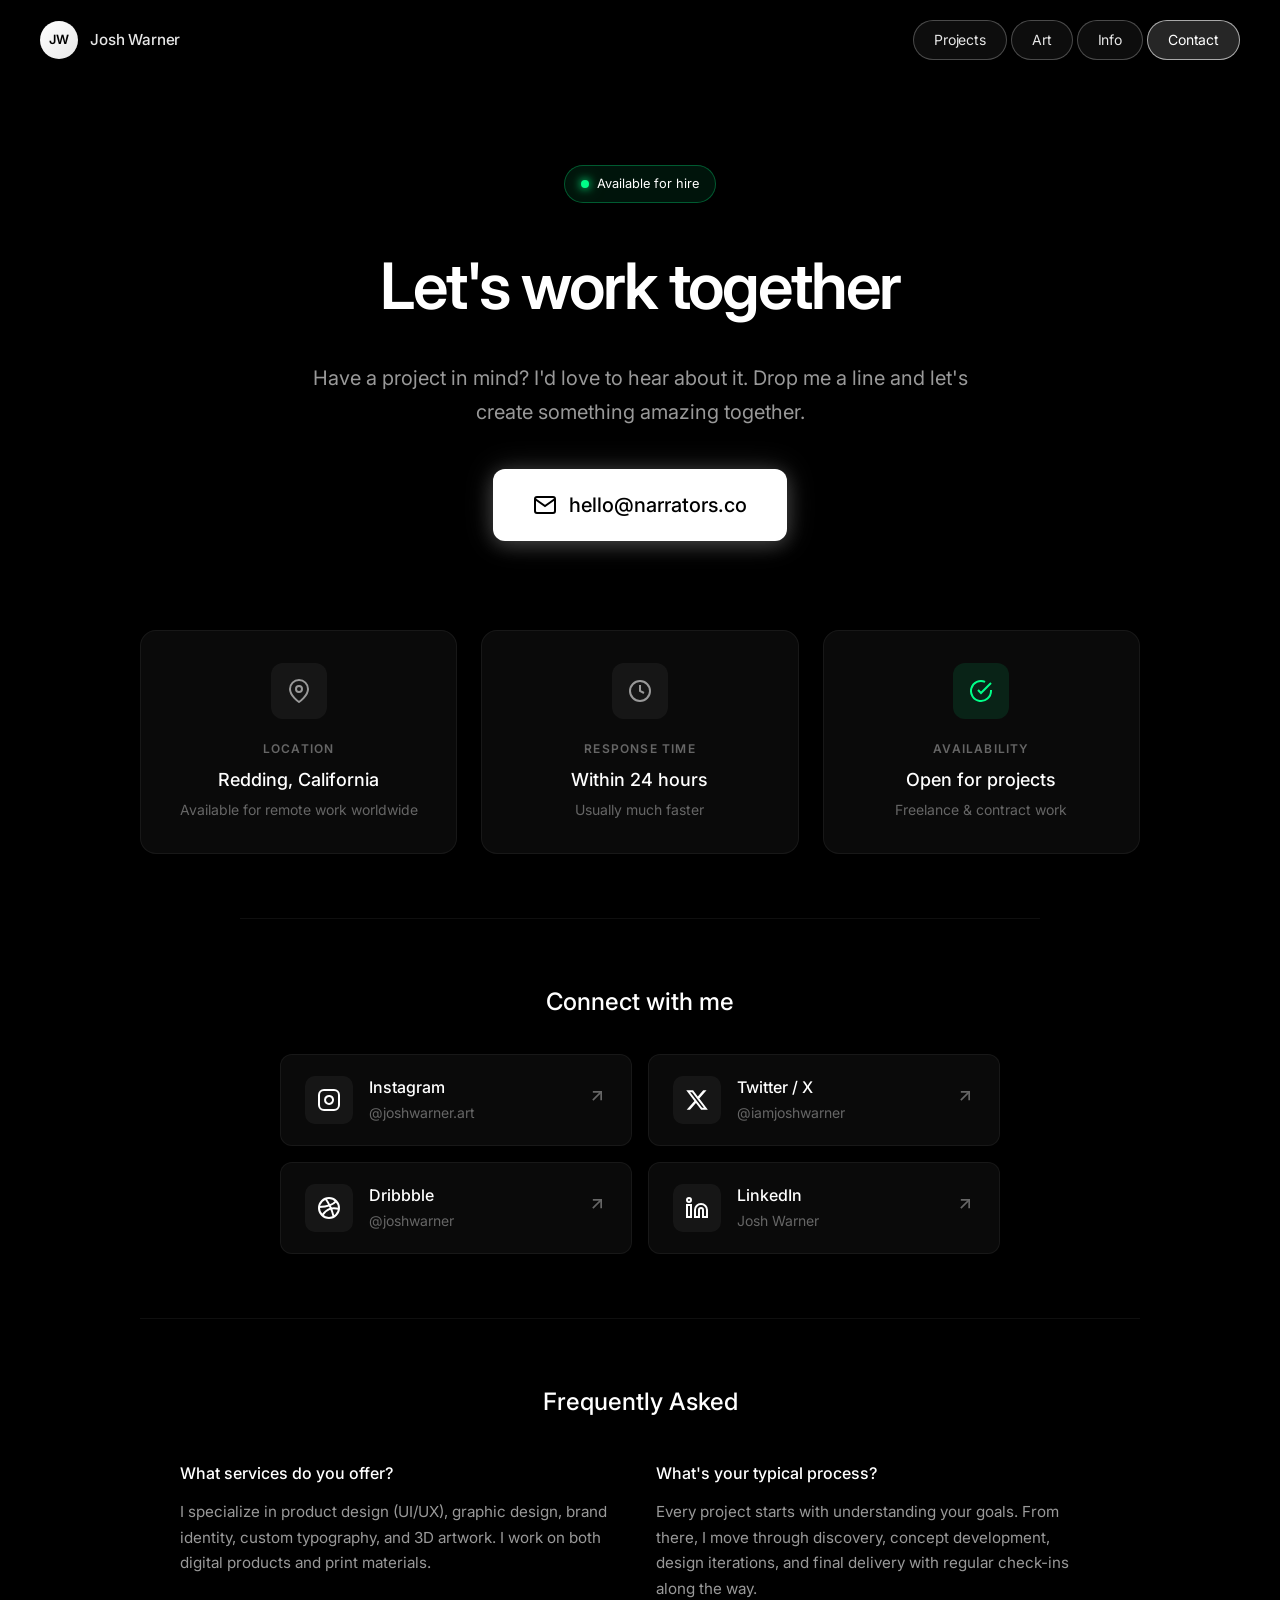
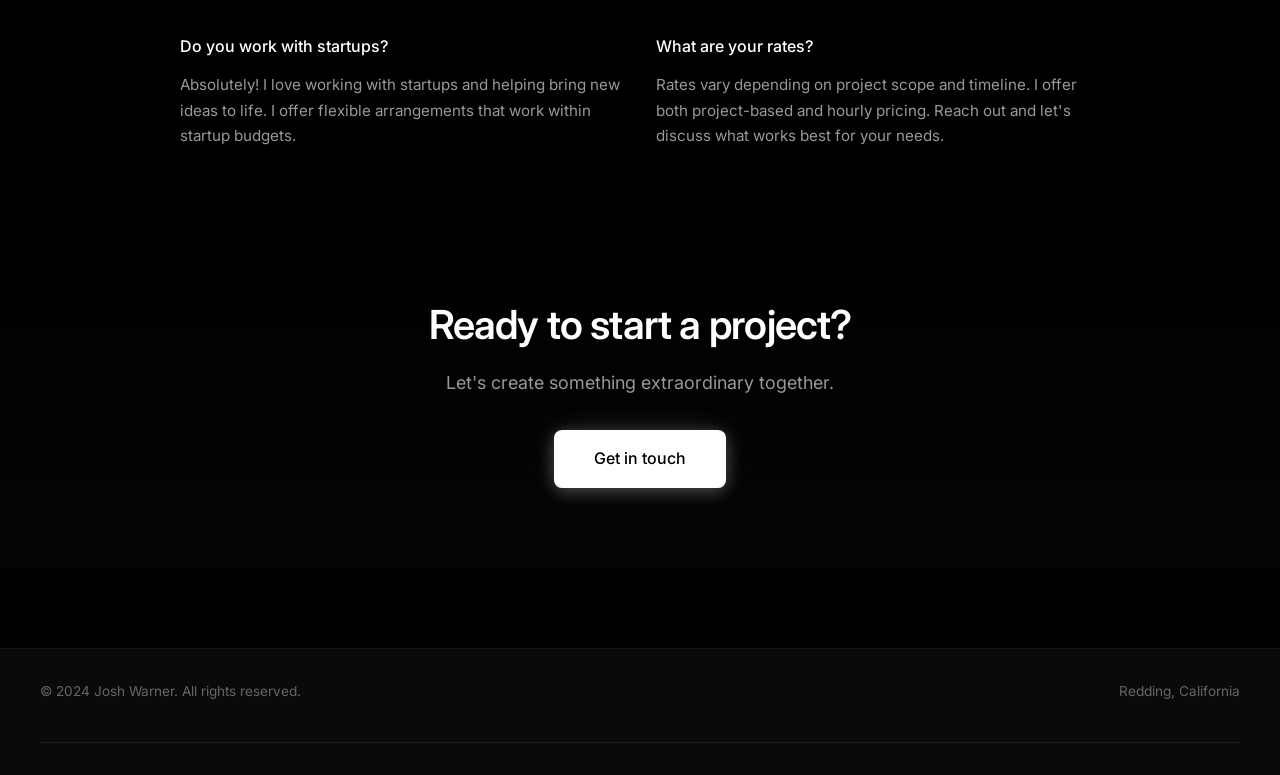
<file: contact.html>
<!DOCTYPE html>
<html lang="en">
<head>
    <meta charset="UTF-8">
    <meta name="viewport" content="width=device-width, initial-scale=1.0">
    <title>Contact - Josh Warner</title>
    <link href="https://fonts.googleapis.com/css2?family=Inter:wght@300;400;500;600;700&family=Playfair+Display:ital,wght@0,400;0,600;0,700;1,400&display=swap" rel="stylesheet">
    <link rel="stylesheet" href="css/style.css">
    <link rel="stylesheet" href="css/contact.css">
</head>
<body class="contact-page">
    <!-- Header Navigation -->
    <header>
        <div class="logo">
            <div class="logo-circle">JW</div>
            <span>Josh Warner</span>
        </div>
        <nav>
            <a href="index.html">Projects</a>
            <a href="art.html">Art</a>
            <a href="info.html">Info</a>
            <a href="contact.html" class="active">Contact</a>
        </nav>
    </header>

    <!-- Contact Hero -->
    <section class="contact-hero">
        <div class="contact-content">
            <div class="status-badge">
                <span class="status-dot"></span>
                Available for hire
            </div>

            <h1 class="contact-title">Let's work together</h1>
            <p class="contact-subtitle">
                Have a project in mind? I'd love to hear about it. Drop me a line and let's create something amazing together.
            </p>

            <a href="mailto:hello@narrators.co" class="contact-email-btn">
                <span class="email-icon">
                    <svg width="24" height="24" viewBox="0 0 24 24" fill="none" stroke="currentColor" stroke-width="2">
                        <path d="M4 4h16c1.1 0 2 .9 2 2v12c0 1.1-.9 2-2 2H4c-1.1 0-2-.9-2-2V6c0-1.1.9-2 2-2z"></path>
                        <polyline points="22,6 12,13 2,6"></polyline>
                    </svg>
                </span>
                hello@narrators.co
            </a>
        </div>
    </section>

    <!-- Contact Details -->
    <section class="contact-details">
        <div class="details-grid">
            <!-- Location -->
            <div class="detail-card">
                <div class="detail-icon">
                    <svg width="24" height="24" viewBox="0 0 24 24" fill="none" stroke="currentColor" stroke-width="2">
                        <path d="M21 10c0 7-9 13-9 13s-9-6-9-13a9 9 0 0 1 18 0z"></path>
                        <circle cx="12" cy="10" r="3"></circle>
                    </svg>
                </div>
                <h3 class="detail-label">Location</h3>
                <p class="detail-value">Redding, California</p>
                <p class="detail-note">Available for remote work worldwide</p>
            </div>

            <!-- Response Time -->
            <div class="detail-card">
                <div class="detail-icon">
                    <svg width="24" height="24" viewBox="0 0 24 24" fill="none" stroke="currentColor" stroke-width="2">
                        <circle cx="12" cy="12" r="10"></circle>
                        <polyline points="12 6 12 12 16 14"></polyline>
                    </svg>
                </div>
                <h3 class="detail-label">Response Time</h3>
                <p class="detail-value">Within 24 hours</p>
                <p class="detail-note">Usually much faster</p>
            </div>

            <!-- Availability -->
            <div class="detail-card">
                <div class="detail-icon highlight">
                    <svg width="24" height="24" viewBox="0 0 24 24" fill="none" stroke="currentColor" stroke-width="2">
                        <path d="M22 11.08V12a10 10 0 1 1-5.93-9.14"></path>
                        <polyline points="22 4 12 14.01 9 11.01"></polyline>
                    </svg>
                </div>
                <h3 class="detail-label">Availability</h3>
                <p class="detail-value">Open for projects</p>
                <p class="detail-note">Freelance & contract work</p>
            </div>
        </div>
    </section>

    <!-- Social Links -->
    <section class="social-section">
        <h2 class="social-title">Connect with me</h2>

        <div class="social-grid">
            <a href="https://instagram.com/joshwarner.art" target="_blank" rel="noopener" class="social-card">
                <div class="social-icon">
                    <svg width="24" height="24" viewBox="0 0 24 24" fill="none" stroke="currentColor" stroke-width="2">
                        <rect x="2" y="2" width="20" height="20" rx="5" ry="5"></rect>
                        <path d="M16 11.37A4 4 0 1 1 12.63 8 4 4 0 0 1 16 11.37z"></path>
                        <line x1="17.5" y1="6.5" x2="17.51" y2="6.5"></line>
                    </svg>
                </div>
                <div class="social-info">
                    <h3>Instagram</h3>
                    <p>@joshwarner.art</p>
                </div>
                <span class="social-arrow">
                    <svg width="20" height="20" viewBox="0 0 24 24" fill="none" stroke="currentColor" stroke-width="2">
                        <line x1="7" y1="17" x2="17" y2="7"></line>
                        <polyline points="7 7 17 7 17 17"></polyline>
                    </svg>
                </span>
            </a>

            <a href="https://twitter.com/iamjoshwarner" target="_blank" rel="noopener" class="social-card">
                <div class="social-icon">
                    <svg width="24" height="24" viewBox="0 0 24 24" fill="currentColor">
                        <path d="M18.244 2.25h3.308l-7.227 8.26 8.502 11.24H16.17l-5.214-6.817L4.99 21.75H1.68l7.73-8.835L1.254 2.25H8.08l4.713 6.231zm-1.161 17.52h1.833L7.084 4.126H5.117z"/>
                    </svg>
                </div>
                <div class="social-info">
                    <h3>Twitter / X</h3>
                    <p>@iamjoshwarner</p>
                </div>
                <span class="social-arrow">
                    <svg width="20" height="20" viewBox="0 0 24 24" fill="none" stroke="currentColor" stroke-width="2">
                        <line x1="7" y1="17" x2="17" y2="7"></line>
                        <polyline points="7 7 17 7 17 17"></polyline>
                    </svg>
                </span>
            </a>

            <a href="https://dribbble.com/joshwarner" target="_blank" rel="noopener" class="social-card">
                <div class="social-icon">
                    <svg width="24" height="24" viewBox="0 0 24 24" fill="none" stroke="currentColor" stroke-width="2">
                        <circle cx="12" cy="12" r="10"></circle>
                        <path d="M8.56 2.75c4.37 6.03 6.02 9.42 8.03 17.72m2.54-15.38c-3.72 4.35-8.94 5.66-16.88 5.85m19.5 1.9c-3.5-.93-6.63-.82-8.94 0-2.58.92-5.01 2.86-7.44 6.32"></path>
                    </svg>
                </div>
                <div class="social-info">
                    <h3>Dribbble</h3>
                    <p>@joshwarner</p>
                </div>
                <span class="social-arrow">
                    <svg width="20" height="20" viewBox="0 0 24 24" fill="none" stroke="currentColor" stroke-width="2">
                        <line x1="7" y1="17" x2="17" y2="7"></line>
                        <polyline points="7 7 17 7 17 17"></polyline>
                    </svg>
                </span>
            </a>

            <a href="https://linkedin.com/in/joshwarner" target="_blank" rel="noopener" class="social-card">
                <div class="social-icon">
                    <svg width="24" height="24" viewBox="0 0 24 24" fill="none" stroke="currentColor" stroke-width="2">
                        <path d="M16 8a6 6 0 0 1 6 6v7h-4v-7a2 2 0 0 0-2-2 2 2 0 0 0-2 2v7h-4v-7a6 6 0 0 1 6-6z"></path>
                        <rect x="2" y="9" width="4" height="12"></rect>
                        <circle cx="4" cy="4" r="2"></circle>
                    </svg>
                </div>
                <div class="social-info">
                    <h3>LinkedIn</h3>
                    <p>Josh Warner</p>
                </div>
                <span class="social-arrow">
                    <svg width="20" height="20" viewBox="0 0 24 24" fill="none" stroke="currentColor" stroke-width="2">
                        <line x1="7" y1="17" x2="17" y2="7"></line>
                        <polyline points="7 7 17 7 17 17"></polyline>
                    </svg>
                </span>
            </a>
        </div>
    </section>

    <!-- FAQ Section -->
    <section class="faq-section">
        <h2 class="faq-title">Frequently Asked</h2>

        <div class="faq-grid">
            <div class="faq-item">
                <h3>What services do you offer?</h3>
                <p>I specialize in product design (UI/UX), graphic design, brand identity, custom typography, and 3D artwork. I work on both digital products and print materials.</p>
            </div>

            <div class="faq-item">
                <h3>What's your typical process?</h3>
                <p>Every project starts with understanding your goals. From there, I move through discovery, concept development, design iterations, and final delivery with regular check-ins along the way.</p>
            </div>

            <div class="faq-item">
                <h3>Do you work with startups?</h3>
                <p>Absolutely! I love working with startups and helping bring new ideas to life. I offer flexible arrangements that work within startup budgets.</p>
            </div>

            <div class="faq-item">
                <h3>What are your rates?</h3>
                <p>Rates vary depending on project scope and timeline. I offer both project-based and hourly pricing. Reach out and let's discuss what works best for your needs.</p>
            </div>
        </div>
    </section>

    <!-- CTA Section -->
    <section class="cta-section">
        <div class="cta-content">
            <h2>Ready to start a project?</h2>
            <p>Let's create something extraordinary together.</p>
            <a href="mailto:hello@narrators.co" class="cta-btn">Get in touch</a>
        </div>
    </section>

    <!-- Footer -->
    <footer class="contact-footer">
        <div class="footer-content">
            <p class="copyright">&copy; 2024 Josh Warner. All rights reserved.</p>
            <p class="location">Redding, California</p>
        </div>
    </footer>

    <script src="js/main.js"></script>
</body>
</html>
</file>
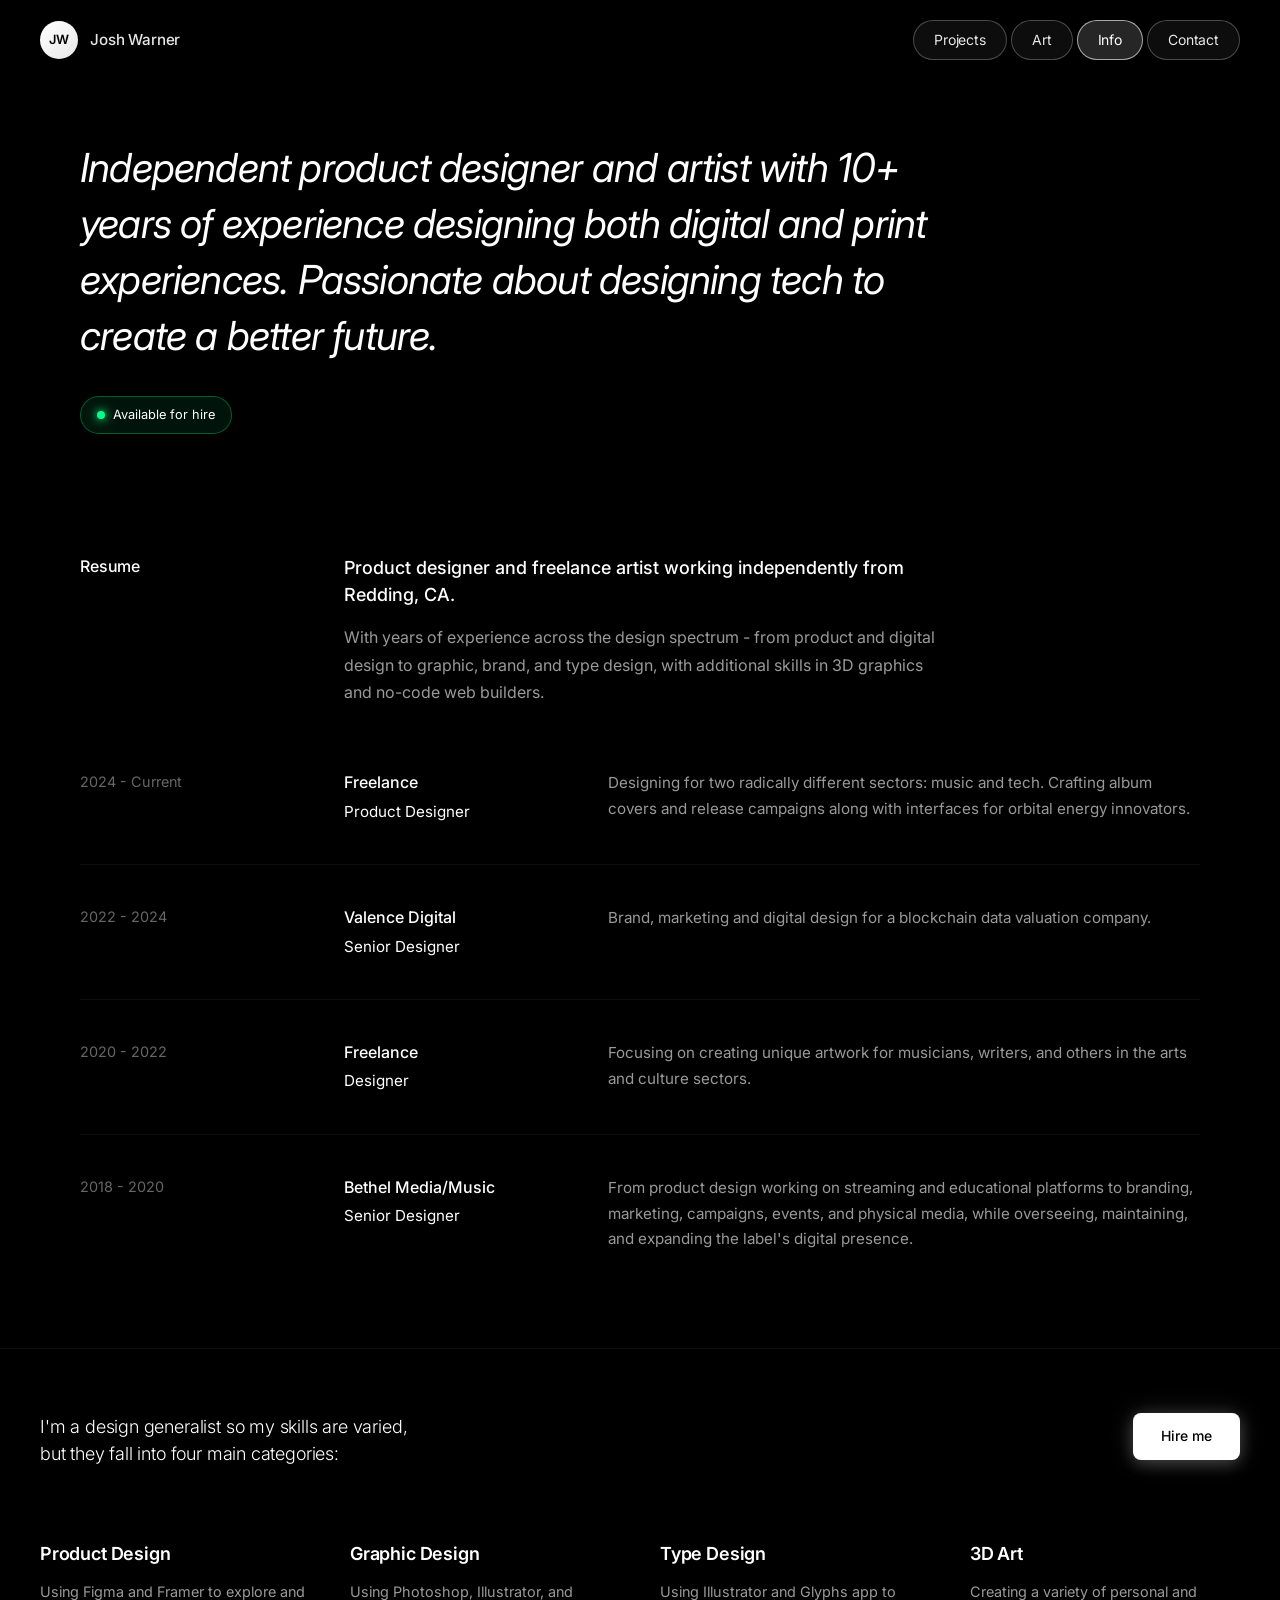
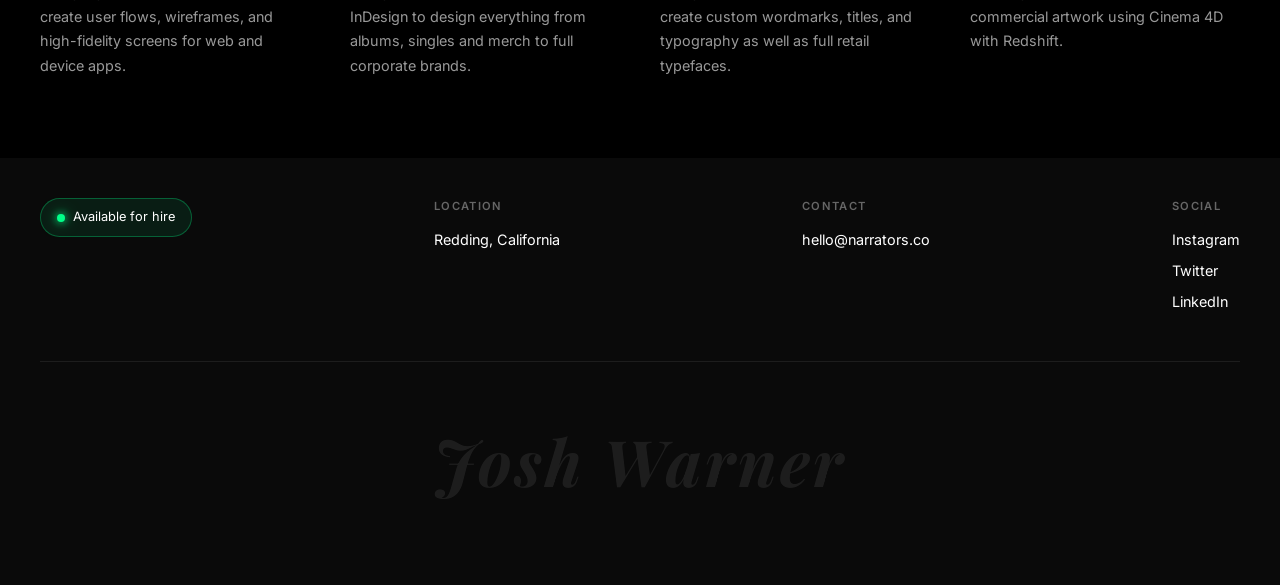
<file: info.html>
<!DOCTYPE html>
<html lang="en">
<head>
    <meta charset="UTF-8">
    <meta name="viewport" content="width=device-width, initial-scale=1.0">
    <title>Info - Josh Warner</title>
    <link href="https://fonts.googleapis.com/css2?family=Inter:wght@300;400;500;600;700&family=Playfair+Display:ital,wght@0,400;0,600;0,700;1,400&family=Source+Code+Pro:wght@300;400&display=swap" rel="stylesheet">
    <link rel="stylesheet" href="css/style.css">
    <link rel="stylesheet" href="css/info.css">
</head>
<body class="info-page">
    <!-- Binary Background -->
    <div class="binary-background" id="binaryBg"></div>

    <!-- Header Navigation -->
    <header>
        <div class="logo">
            <div class="logo-circle">JW</div>
            <span>Josh Warner</span>
        </div>
        <nav>
            <a href="index.html">Projects</a>
            <a href="art.html">Art</a>
            <a href="info.html" class="active">Info</a>
            <a href="contact.html">Contact</a>
        </nav>
    </header>

    <!-- Hero Section with Tagline -->
    <section class="info-hero">
        <h1 class="info-headline">
            <em>Independent product designer and artist with 10+ years of
            experience designing both digital and print experiences.
            Passionate about designing tech to create a better future.</em>
        </h1>

        <div class="status-badge">
            <span class="status-dot"></span>
            Available for hire
        </div>
    </section>

    <!-- Resume Section -->
    <section class="resume-section">
        <div class="resume-container">
            <div class="resume-header">
                <h2 class="section-label">Resume</h2>
                <div class="resume-intro">
                    <p class="intro-title">Product designer and freelance artist working independently from Redding, CA.</p>
                    <p class="intro-description">
                        With years of experience across the design spectrum - from product and digital design to graphic, brand, and type design, with additional skills in 3D graphics and no-code web builders.
                    </p>
                </div>
            </div>

            <!-- Timeline -->
            <div class="timeline">
                <div class="timeline-item">
                    <div class="timeline-date">2024 - Current</div>
                    <div class="timeline-content">
                        <h3 class="timeline-company">Freelance</h3>
                        <p class="timeline-role">Product Designer</p>
                    </div>
                    <div class="timeline-description">
                        <p>Designing for two radically different sectors: music and tech. Crafting album covers and release campaigns along with interfaces for orbital energy innovators.</p>
                    </div>
                </div>

                <div class="timeline-item">
                    <div class="timeline-date">2022 - 2024</div>
                    <div class="timeline-content">
                        <h3 class="timeline-company">Valence Digital</h3>
                        <p class="timeline-role">Senior Designer</p>
                    </div>
                    <div class="timeline-description">
                        <p>Brand, marketing and digital design for a blockchain data valuation company.</p>
                    </div>
                </div>

                <div class="timeline-item">
                    <div class="timeline-date">2020 - 2022</div>
                    <div class="timeline-content">
                        <h3 class="timeline-company">Freelance</h3>
                        <p class="timeline-role">Designer</p>
                    </div>
                    <div class="timeline-description">
                        <p>Focusing on creating unique artwork for musicians, writers, and others in the arts and culture sectors.</p>
                    </div>
                </div>

                <div class="timeline-item">
                    <div class="timeline-date">2018 - 2020</div>
                    <div class="timeline-content">
                        <h3 class="timeline-company">Bethel Media/Music</h3>
                        <p class="timeline-role">Senior Designer</p>
                    </div>
                    <div class="timeline-description">
                        <p>From product design working on streaming and educational platforms to branding, marketing, campaigns, events, and physical media, while overseeing, maintaining, and expanding the label's digital presence.</p>
                    </div>
                </div>
            </div>
        </div>
    </section>

    <!-- Skills Section -->
    <section class="skills-section info-skills">
        <div class="skills-header">
            <p class="skills-intro">
                I'm a design generalist so my skills are varied,<br>
                but they fall into four main categories:
            </p>
            <a href="contact.html" class="hire-btn-inline">Hire me</a>
        </div>

        <div class="skills-grid">
            <div class="skill-card">
                <h3 class="skill-title">Product Design</h3>
                <p class="skill-description">
                    Using Figma and Framer to explore and create user flows, wireframes, and high-fidelity screens for web and device apps.
                </p>
            </div>

            <div class="skill-card">
                <h3 class="skill-title">Graphic Design</h3>
                <p class="skill-description">
                    Using Photoshop, Illustrator, and InDesign to design everything from albums, singles and merch to full corporate brands.
                </p>
            </div>

            <div class="skill-card">
                <h3 class="skill-title">Type Design</h3>
                <p class="skill-description">
                    Using Illustrator and Glyphs app to create custom wordmarks, titles, and typography as well as full retail typefaces.
                </p>
            </div>

            <div class="skill-card">
                <h3 class="skill-title">3D Art</h3>
                <p class="skill-description">
                    Creating a variety of personal and commercial artwork using Cinema 4D with Redshift.
                </p>
            </div>
        </div>
    </section>

    <!-- Footer -->
    <footer id="contact">
        <div class="footer-content">
            <div class="footer-section">
                <div class="status-badge">
                    <span class="status-dot"></span>
                    Available for hire
                </div>
            </div>

            <div class="footer-section">
                <h4>Location</h4>
                <p>Redding, California</p>
            </div>

            <div class="footer-section">
                <h4>Contact</h4>
                <a href="mailto:hello@narrators.co">hello@narrators.co</a>
            </div>

            <div class="footer-section">
                <h4>Social</h4>
                <a href="https://instagram.com/joshwarner.art" target="_blank" rel="noopener">Instagram</a>
                <a href="https://twitter.com/iamjoshwarner" target="_blank" rel="noopener">Twitter</a>
                <a href="https://linkedin.com" target="_blank" rel="noopener">LinkedIn</a>
            </div>
        </div>

        <!-- Signature -->
        <div class="footer-signature">
            <div class="signature-text">Josh Warner</div>
        </div>
    </footer>

    <script src="js/main.js"></script>
    <script src="js/binary.js"></script>
</body>
</html>
</file>
<file: css/style.css>
/* =============================================
   Josh Warner Portfolio - Clean Modern Design
   Reduced spacing, full-width video, modal carousel
   ============================================= */

* {
    margin: 0;
    padding: 0;
    box-sizing: border-box;
}

:root {
    --bg-dark: #000000;
    --bg-secondary: #0a0a0a;
    --text-primary: #ffffff;
    --text-secondary: #999999;
    --text-muted: #666666;
    --accent-green: #00ff88;
    --transition: all 0.4s cubic-bezier(0.4, 0, 0.2, 1);
}

body {
    font-family: 'Inter', -apple-system, BlinkMacSystemFont, sans-serif;
    background-color: var(--bg-dark);
    color: var(--text-primary);
    line-height: 1.6;
    overflow-x: hidden;
    -webkit-font-smoothing: antialiased;
    -moz-osx-font-smoothing: grayscale;
}

/* ==================== HEADER ==================== */
header {
    position: fixed;
    top: 0;
    left: 0;
    right: 0;
    z-index: 1000;
    padding: 1.25rem 2.5rem;
    display: flex;
    justify-content: space-between;
    align-items: center;
    background: transparent;
    pointer-events: none;
}

/* Header inner wrapper for 3-column layout: logo | nav | contact */
.header-left,
.header-center,
.header-right {
    display: flex;
    align-items: center;
    pointer-events: auto;
}

.header-left {
    flex: 1;
}

.header-center {
    flex: 0 0 auto;
}

.header-right {
    flex: 1;
    justify-content: flex-end;
}

/* Contact button */
.contact-btn {
    color: rgba(255, 255, 255, 0.9);
    text-decoration: none;
    font-size: 0.875rem;
    font-weight: 400;
    letter-spacing: -0.01em;
    padding: 0.5rem 1.25rem;
    transition: all 0.3s ease;
    border-radius: 50px;
    border: 1px solid rgba(255, 255, 255, 0.25);
    background: rgba(255, 255, 255, 0.05);
}

.contact-btn:hover {
    color: #ffffff;
    border-color: rgba(255, 255, 255, 0.5);
    background: rgba(255, 255, 255, 0.1);
    box-shadow: 0 0 15px rgba(255, 255, 255, 0.2);
}

.contact-btn.active {
    color: #ffffff;
    border-color: rgba(255, 255, 255, 0.6);
    background: rgba(255, 255, 255, 0.15);
}

.logo {
    display: flex;
    align-items: center;
    gap: 0.75rem;
    font-weight: 500;
    font-size: 0.95rem;
    letter-spacing: -0.01em;
    cursor: pointer;
    transition: all 0.3s ease;
    color: rgba(255, 255, 255, 0.9);
}

.logo:hover {
    color: #ffffff;
    text-shadow:
        0 0 10px rgba(255, 255, 255, 0.5),
        0 0 20px rgba(255, 255, 255, 0.3);
}

.logo:hover .logo-circle {
    box-shadow:
        0 0 15px rgba(255, 255, 255, 0.5),
        0 0 25px rgba(255, 255, 255, 0.3);
}

.logo-circle {
    width: 38px;
    height: 38px;
    border-radius: 50%;
    background: linear-gradient(135deg, #ffffff 0%, #e8e8e8 100%);
    display: flex;
    align-items: center;
    justify-content: center;
    font-weight: 600;
    font-size: 0.8rem;
    color: var(--bg-dark);
    transition: all 0.3s ease;
}

nav {
    display: flex;
    gap: 0.25rem;
    align-items: center;
}

nav a {
    color: rgba(255, 255, 255, 0.9);
    text-decoration: none;
    font-size: 0.875rem;
    font-weight: 400;
    letter-spacing: -0.01em;
    transition: all 0.3s ease;
    padding: 0.5rem 1.25rem;
    border-radius: 50px;
    border: 1px solid rgba(255, 255, 255, 0.25);
    background: rgba(255, 255, 255, 0.05);
}

nav a:hover {
    color: #ffffff;
    border-color: rgba(255, 255, 255, 0.5);
    background: rgba(255, 255, 255, 0.1);
    box-shadow: 0 0 15px rgba(255, 255, 255, 0.2);
}

nav a.active {
    color: #ffffff;
    border-color: rgba(255, 255, 255, 0.6);
    background: rgba(255, 255, 255, 0.15);
}

/* ==================== HERO SECTION ==================== */
.hero {
    position: relative;
    min-height: 100vh;
    display: flex;
    flex-direction: column;
    overflow: hidden;
}

/* Full Width Video - Edge to Edge */
.hero-video {
    position: relative;
    width: 100vw;
    height: 70vh;
    margin-top: 0;
    overflow: hidden;
}

.hero-video video {
    width: 100%;
    height: 100%;
    object-fit: cover;
    object-position: center;
}

.video-overlay {
    position: absolute;
    inset: 0;
    background: linear-gradient(
        to bottom,
        rgba(0, 0, 0, 0.3) 0%,
        rgba(0, 0, 0, 0) 30%,
        rgba(0, 0, 0, 0) 70%,
        rgba(0, 0, 0, 0.8) 100%
    );
    pointer-events: none;
}

.hero-content {
    padding: 2.5rem 2.5rem 4rem;
    max-width: 1400px;
    margin: 0 auto;
    width: 100%;
}

.hero-headline {
    font-size: 3.5rem;
    font-weight: 300;
    line-height: 1.15;
    margin-bottom: 0.25rem;
    letter-spacing: -0.02em;
    animation: fadeInUp 0.8s ease-out 0.2s both;
}

.hero-headline strong {
    font-weight: 600;
}

.hero-subline {
    font-size: 3.5rem;
    font-weight: 300;
    color: var(--text-muted);
    margin-bottom: 1.5rem;
    letter-spacing: -0.02em;
    animation: fadeInUp 0.8s ease-out 0.3s both;
}

.status-badge {
    display: inline-flex;
    align-items: center;
    gap: 0.5rem;
    padding: 0.5rem 1rem;
    background: rgba(0, 255, 136, 0.08);
    border: 1px solid rgba(0, 255, 136, 0.3);
    border-radius: 24px;
    font-size: 0.8rem;
    font-weight: 400;
    margin-bottom: 1.5rem;
    animation: fadeInUp 0.8s ease-out 0.4s both;
    transition: var(--transition);
}

.status-badge:hover {
    background: rgba(0, 255, 136, 0.12);
    border-color: rgba(0, 255, 136, 0.5);
}

.status-dot {
    width: 8px;
    height: 8px;
    border-radius: 50%;
    background: var(--accent-green);
    box-shadow:
        0 0 8px var(--accent-green),
        0 0 16px rgba(0, 255, 136, 0.5);
    animation: pulse 2.5s ease-in-out infinite;
}

.hero-description {
    font-size: 1rem;
    color: var(--text-primary);
    max-width: 480px;
    margin-bottom: 1.5rem;
    line-height: 1.7;
    font-weight: 400;
    animation: fadeInUp 0.8s ease-out 0.5s both;
}

.hire-btn {
    display: inline-block;
    padding: 0.875rem 2rem;
    background: var(--text-primary);
    color: var(--bg-dark);
    text-decoration: none;
    font-weight: 500;
    font-size: 0.9rem;
    border-radius: 8px;
    transition: var(--transition);
    animation: fadeInUp 0.8s ease-out 0.6s both;
    box-shadow:
        0 4px 16px rgba(255, 255, 255, 0.2),
        0 0 24px rgba(255, 255, 255, 0.15);
}

.hire-btn:hover {
    transform: translateY(-3px);
    box-shadow:
        0 8px 24px rgba(255, 255, 255, 0.3),
        0 0 36px rgba(255, 255, 255, 0.25),
        0 0 48px rgba(255, 255, 255, 0.2);
}

/* ==================== PORTFOLIO GRID ==================== */
.portfolio-grid {
    max-width: 1400px;
    margin: 3rem auto;
    padding: 0 2.5rem;
    display: grid;
    grid-template-columns: repeat(2, 1fr);
    gap: 1.25rem;
}

.portfolio-item {
    position: relative;
    background: var(--bg-secondary);
    border-radius: 12px;
    overflow: hidden;
    transition: var(--transition);
    aspect-ratio: 16/10;
    cursor: pointer;
}

.portfolio-item:hover {
    transform: translateY(-8px);
    box-shadow:
        0 24px 64px rgba(255, 255, 255, 0.08),
        0 0 40px rgba(255, 255, 255, 0.04);
}

.portfolio-image {
    width: 100%;
    height: 100%;
    position: relative;
    background: var(--bg-secondary);
    overflow: hidden;
}

.portfolio-image::before {
    content: '';
    position: absolute;
    inset: 0;
    background: linear-gradient(to bottom, transparent 0%, rgba(0, 0, 0, 0.4) 100%);
    z-index: 1;
    opacity: 0;
    transition: var(--transition);
}

.portfolio-item:hover .portfolio-image::before {
    opacity: 1;
}

.portfolio-image img {
    width: 100%;
    height: 100%;
    object-fit: cover;
    transition: transform 0.6s cubic-bezier(0.4, 0, 0.2, 1);
}

.portfolio-item:hover .portfolio-image img {
    transform: scale(1.05);
}

.portfolio-tags {
    position: absolute;
    top: 1rem;
    left: 1rem;
    display: flex;
    gap: 0.5rem;
    z-index: 10;
}

.tag {
    padding: 0.4rem 0.875rem;
    background: rgba(255, 255, 255, 0.12);
    backdrop-filter: blur(12px);
    -webkit-backdrop-filter: blur(12px);
    border-radius: 6px;
    font-size: 0.75rem;
    font-weight: 500;
    color: var(--text-primary);
    letter-spacing: -0.01em;
}

.tag.coming-soon {
    background: rgba(255, 255, 255, 0.06);
    color: var(--text-secondary);
}

/* ==================== SKILLS SECTION ==================== */
.skills-section {
    max-width: 1400px;
    margin: 5rem auto;
    padding: 0 2.5rem;
}

.skills-intro {
    font-size: 1.75rem;
    font-weight: 300;
    line-height: 1.5;
    margin-bottom: 1.5rem;
    max-width: 580px;
    letter-spacing: -0.01em;
    color: var(--text-primary);
}

.hire-btn-inline {
    display: inline-block;
    padding: 0.75rem 1.75rem;
    background: var(--text-primary);
    color: var(--bg-dark);
    text-decoration: none;
    font-weight: 500;
    font-size: 0.875rem;
    border-radius: 8px;
    transition: var(--transition);
    margin-bottom: 2.5rem;
    box-shadow:
        0 4px 16px rgba(255, 255, 255, 0.2),
        0 0 24px rgba(255, 255, 255, 0.15);
}

.hire-btn-inline:hover {
    transform: translateY(-2px);
    box-shadow:
        0 6px 20px rgba(255, 255, 255, 0.3),
        0 0 32px rgba(255, 255, 255, 0.2);
}

.skills-grid {
    display: grid;
    grid-template-columns: repeat(4, 1fr);
    gap: 2.5rem;
}

.skill-card {
    opacity: 0;
    transform: translateY(30px);
    transition: opacity 0.6s ease, transform 0.6s ease;
}

.skill-card.visible {
    opacity: 1;
    transform: translateY(0);
}

.skill-title {
    font-size: 1.125rem;
    font-weight: 600;
    margin-bottom: 0.75rem;
    color: var(--text-primary);
    letter-spacing: -0.01em;
}

.skill-description {
    font-size: 0.9rem;
    line-height: 1.7;
    color: var(--text-secondary);
    font-weight: 400;
}

/* ==================== FOOTER ==================== */
footer {
    background: var(--bg-secondary);
    padding: 2.5rem;
    margin-top: 5rem;
}

.footer-content {
    max-width: 1400px;
    margin: 0 auto;
    display: flex;
    justify-content: space-between;
    align-items: flex-start;
    padding-bottom: 2.5rem;
    border-bottom: 1px solid rgba(255, 255, 255, 0.08);
}

.footer-section h4 {
    font-size: 0.7rem;
    font-weight: 600;
    text-transform: uppercase;
    letter-spacing: 0.12em;
    color: var(--text-muted);
    margin-bottom: 0.75rem;
}

.footer-section p,
.footer-section a {
    font-size: 0.9rem;
    color: var(--text-primary);
    text-decoration: none;
    display: block;
    margin-bottom: 0.5rem;
    transition: var(--transition);
    font-weight: 400;
}

.footer-section a:hover {
    color: var(--text-primary);
    text-shadow: 0 0 12px rgba(255, 255, 255, 0.6);
    transform: translateX(2px);
}

/* ==================== MODAL ==================== */
.modal {
    position: fixed;
    inset: 0;
    z-index: 2000;
    display: flex;
    align-items: center;
    justify-content: center;
    opacity: 0;
    visibility: hidden;
    transition: opacity 0.4s ease, visibility 0.4s ease;
}

.modal.active {
    opacity: 1;
    visibility: visible;
}

.modal-overlay {
    position: absolute;
    inset: 0;
    background: rgba(0, 0, 0, 0.95);
    backdrop-filter: blur(20px);
    -webkit-backdrop-filter: blur(20px);
}

.modal-container {
    position: relative;
    width: 90%;
    max-width: 1200px;
    max-height: 90vh;
    display: flex;
    flex-direction: column;
    transform: scale(0.9) translateY(20px);
    transition: transform 0.4s cubic-bezier(0.4, 0, 0.2, 1);
}

.modal.active .modal-container {
    transform: scale(1) translateY(0);
}

.modal-close {
    position: absolute;
    top: -50px;
    right: 0;
    width: 44px;
    height: 44px;
    background: rgba(255, 255, 255, 0.1);
    border: none;
    border-radius: 50%;
    color: var(--text-primary);
    font-size: 1.75rem;
    cursor: pointer;
    display: flex;
    align-items: center;
    justify-content: center;
    transition: var(--transition);
    z-index: 10;
}

.modal-close:hover {
    background: rgba(255, 255, 255, 0.2);
    transform: rotate(90deg);
}

/* ==================== BEHANCE-STYLE PROJECT MODAL ==================== */
.project-modal .modal-container.project-container {
    width: 100%;
    max-width: 100%;
    height: 100vh;
    max-height: 100vh;
    display: flex;
    flex-direction: column;
    background: var(--bg-dark);
    border-radius: 0;
    overflow: hidden;
}

/* Sticky Header */
.project-header {
    position: sticky;
    top: 0;
    z-index: 100;
    display: flex;
    justify-content: space-between;
    align-items: center;
    padding: 1rem 2rem;
    background: rgba(0, 0, 0, 0.95);
    backdrop-filter: blur(20px);
    -webkit-backdrop-filter: blur(20px);
    border-bottom: 1px solid rgba(255, 255, 255, 0.08);
    flex-shrink: 0;
}

.project-header-left {
    display: flex;
    align-items: center;
    gap: 1rem;
}

.project-header .modal-title {
    font-size: 1.25rem;
    font-weight: 600;
    margin: 0;
    letter-spacing: -0.02em;
    color: var(--text-primary);
}

.project-header .modal-close {
    position: static;
    width: 44px;
    height: 44px;
    background: rgba(255, 255, 255, 0.08);
    border: 1px solid rgba(255, 255, 255, 0.1);
    border-radius: 50%;
    color: var(--text-primary);
    cursor: pointer;
    display: flex;
    align-items: center;
    justify-content: center;
    transition: var(--transition);
}

.project-header .modal-close:hover {
    background: rgba(255, 255, 255, 0.15);
    transform: scale(1.05);
}

/* Scrollable Content Container */
.project-scroll-container {
    flex: 1;
    overflow-y: auto;
    overflow-x: hidden;
    scroll-behavior: smooth;
}

/* Project Info Section */
.project-info {
    max-width: 800px;
    margin: 0 auto;
    padding: 3rem 2rem;
    text-align: center;
}

.project-info .modal-description {
    font-size: 1.125rem;
    color: var(--text-secondary);
    margin: 0 0 1.5rem 0;
    line-height: 1.8;
}

.project-info .modal-tags {
    display: flex;
    gap: 0.75rem;
    flex-wrap: wrap;
    justify-content: center;
}

.modal-tags .tag {
    background: rgba(255, 255, 255, 0.08);
    border: 1px solid rgba(255, 255, 255, 0.15);
    padding: 0.5rem 1rem;
    font-size: 0.85rem;
}

/* Project Images - Vertical Stack (No gaps - appears as one continuous image) */
.project-images {
    max-width: 1200px;
    margin: 0 auto;
    padding: 0 2rem 4rem;
    display: flex;
    flex-direction: column;
    gap: 0;
}

.project-image-item {
    width: 100%;
    border-radius: 0;
    overflow: hidden;
    background: var(--bg-secondary);
    opacity: 0;
    transform: translateY(30px);
    animation: fadeInImage 0.6s ease forwards;
}

.project-image-item img {
    width: 100%;
    height: auto;
    display: block;
}

@keyframes fadeInImage {
    to {
        opacity: 1;
        transform: translateY(0);
    }
}

/* Stagger animation delays */
.project-image-item:nth-child(1) { animation-delay: 0.1s; }
.project-image-item:nth-child(2) { animation-delay: 0.2s; }
.project-image-item:nth-child(3) { animation-delay: 0.3s; }
.project-image-item:nth-child(4) { animation-delay: 0.4s; }
.project-image-item:nth-child(5) { animation-delay: 0.5s; }
.project-image-item:nth-child(6) { animation-delay: 0.6s; }
.project-image-item:nth-child(7) { animation-delay: 0.7s; }
.project-image-item:nth-child(8) { animation-delay: 0.8s; }

/* Scroll to top button */
.scroll-top-btn {
    position: fixed;
    bottom: 2rem;
    right: 2rem;
    width: 50px;
    height: 50px;
    background: var(--text-primary);
    color: var(--bg-dark);
    border: none;
    border-radius: 50%;
    cursor: pointer;
    display: flex;
    align-items: center;
    justify-content: center;
    opacity: 0;
    visibility: hidden;
    transition: var(--transition);
    z-index: 200;
    box-shadow: 0 4px 20px rgba(0, 0, 0, 0.3);
}

.scroll-top-btn.visible {
    opacity: 1;
    visibility: visible;
}

.scroll-top-btn:hover {
    transform: translateY(-3px);
    box-shadow: 0 6px 25px rgba(0, 0, 0, 0.4);
}

/* Legacy Modal Content (for non-PDF modals) */
.modal-content {
    padding: 1.5rem 0;
    text-align: center;
}

.modal-title {
    font-size: 1.5rem;
    font-weight: 600;
    margin-bottom: 0.5rem;
    letter-spacing: -0.02em;
}

.modal-description {
    font-size: 0.95rem;
    color: var(--text-secondary);
    max-width: 600px;
    margin: 0 auto 1rem;
    line-height: 1.7;
}

.modal-tags {
    display: flex;
    justify-content: center;
    gap: 0.5rem;
    flex-wrap: wrap;
}

/* ==================== ANIMATIONS ==================== */
@keyframes fadeInUp {
    from {
        opacity: 0;
        transform: translateY(40px);
    }
    to {
        opacity: 1;
        transform: translateY(0);
    }
}

@keyframes pulse {
    0%, 100% {
        opacity: 1;
        box-shadow:
            0 0 8px var(--accent-green),
            0 0 16px rgba(0, 255, 136, 0.5);
    }
    50% {
        opacity: 0.6;
        box-shadow:
            0 0 12px var(--accent-green),
            0 0 24px rgba(0, 255, 136, 0.7);
    }
}

/* Body scroll lock when modal is open */
body.modal-open {
    overflow: hidden;
}

/* ==================== RESPONSIVE ==================== */
@media (max-width: 1200px) {
    .skills-grid {
        grid-template-columns: repeat(2, 1fr);
        gap: 2rem;
    }
}

@media (max-width: 1024px) {
    .portfolio-grid {
        grid-template-columns: 1fr;
        gap: 1rem;
    }

    .hero-headline,
    .hero-subline {
        font-size: 2.5rem;
    }

    .skills-intro {
        font-size: 1.5rem;
    }

    .hero-video {
        height: 50vh;
    }
}

@media (max-width: 768px) {
    header {
        padding: 1rem 1.25rem;
    }

    .header-left {
        flex: 0 0 auto;
    }

    .header-right {
        flex: 0 0 auto;
    }

    .contact-btn {
        font-size: 0.8rem;
        padding: 0.4rem 0.75rem;
    }

    nav {
        gap: 0.15rem;
    }

    nav a {
        font-size: 0.8rem;
        padding: 0.4rem 0.75rem;
    }

    .hero-video {
        height: 50vh;
        margin-top: 0;
    }

    .hero-content {
        padding: 2rem 1.25rem 3rem;
    }

    .hero-headline,
    .hero-subline {
        font-size: 2rem;
    }

    .hero-description {
        font-size: 0.9rem;
    }

    .portfolio-grid,
    .skills-section {
        padding: 0 1.25rem;
    }

    .portfolio-grid {
        margin: 2rem auto;
    }

    .skills-section {
        margin: 3rem auto;
    }

    .skills-grid {
        grid-template-columns: 1fr;
        gap: 1.5rem;
    }

    .footer-content {
        flex-direction: column;
        gap: 1.5rem;
    }

    footer {
        padding: 2rem 1.25rem;
        margin-top: 3rem;
    }

    /* Modal responsive */
    .modal-container {
        width: 95%;
    }

    .modal-close {
        top: -45px;
        width: 40px;
        height: 40px;
    }

    .modal-title {
        font-size: 1.25rem;
    }

    /* Project modal responsive */
    .project-header {
        padding: 0.875rem 1.25rem;
    }

    .project-header .modal-title {
        font-size: 1rem;
    }

    .project-header .modal-close {
        width: 38px;
        height: 38px;
    }

    .project-info {
        padding: 2rem 1.25rem;
    }

    .project-info .modal-description {
        font-size: 1rem;
    }

    .project-images {
        padding: 0 1.25rem 3rem;
        gap: 0;
    }

    .project-image-item {
        border-radius: 0;
    }

    .scroll-top-btn {
        bottom: 1.5rem;
        right: 1.5rem;
        width: 44px;
        height: 44px;
    }
}

@media (max-width: 480px) {
    .hero-headline,
    .hero-subline {
        font-size: 1.75rem;
    }

    nav {
        gap: 0.1rem;
    }

    nav a {
        font-size: 0.7rem;
        padding: 0.3rem 0.5rem;
    }

    .contact-btn {
        font-size: 0.7rem;
        padding: 0.3rem 0.5rem;
    }

    .logo-circle {
        width: 32px;
        height: 32px;
        font-size: 0.7rem;
    }

    .logo {
        font-size: 0.85rem;
        gap: 0.5rem;
    }

    .carousel-btn {
        width: 36px;
        height: 36px;
    }

    .carousel-btn svg {
        width: 18px;
        height: 18px;
    }
}
</file>
<file: css/contact.css>
/* =============================================
   Contact Page Styles
   ============================================= */

.contact-page {
    background: var(--bg-dark);
}

/* Contact Hero */
.contact-hero {
    min-height: 70vh;
    display: flex;
    align-items: center;
    padding: 140px 2.5rem 4rem;
}

.contact-content {
    max-width: 700px;
    margin: 0 auto;
    text-align: center;
}

.contact-hero .status-badge {
    margin-bottom: 2rem;
    animation: fadeInUp 0.8s ease-out both;
}

.contact-title {
    font-size: 4rem;
    font-weight: 600;
    letter-spacing: -0.03em;
    margin-bottom: 1.5rem;
    animation: fadeInUp 0.8s ease-out 0.1s both;
}

.contact-subtitle {
    font-size: 1.25rem;
    color: var(--text-secondary);
    line-height: 1.7;
    margin-bottom: 2.5rem;
    animation: fadeInUp 0.8s ease-out 0.2s both;
}

.contact-email-btn {
    display: inline-flex;
    align-items: center;
    gap: 0.75rem;
    padding: 1.25rem 2.5rem;
    background: var(--text-primary);
    color: var(--bg-dark);
    text-decoration: none;
    font-size: 1.25rem;
    font-weight: 500;
    border-radius: 12px;
    transition: var(--transition);
    animation: fadeInUp 0.8s ease-out 0.3s both;
    box-shadow:
        0 4px 20px rgba(255, 255, 255, 0.2),
        0 0 30px rgba(255, 255, 255, 0.15);
}

.contact-email-btn:hover {
    transform: translateY(-4px);
    box-shadow:
        0 8px 30px rgba(255, 255, 255, 0.3),
        0 0 40px rgba(255, 255, 255, 0.25);
}

.email-icon {
    display: flex;
    align-items: center;
    justify-content: center;
}

/* Contact Details */
.contact-details {
    padding: 0 2.5rem;
    margin-bottom: 4rem;
}

.details-grid {
    max-width: 1000px;
    margin: 0 auto;
    display: grid;
    grid-template-columns: repeat(3, 1fr);
    gap: 1.5rem;
}

.detail-card {
    background: var(--bg-secondary);
    border: 1px solid rgba(255, 255, 255, 0.06);
    border-radius: 16px;
    padding: 2rem;
    text-align: center;
    transition: var(--transition);
}

.detail-card:hover {
    border-color: rgba(255, 255, 255, 0.15);
    transform: translateY(-4px);
}

.detail-icon {
    width: 56px;
    height: 56px;
    margin: 0 auto 1.25rem;
    display: flex;
    align-items: center;
    justify-content: center;
    background: rgba(255, 255, 255, 0.05);
    border-radius: 12px;
    color: var(--text-secondary);
}

.detail-icon.highlight {
    background: rgba(0, 255, 136, 0.1);
    color: var(--accent-green);
}

.detail-label {
    font-size: 0.75rem;
    font-weight: 600;
    text-transform: uppercase;
    letter-spacing: 0.1em;
    color: var(--text-muted);
    margin-bottom: 0.5rem;
}

.detail-value {
    font-size: 1.125rem;
    font-weight: 500;
    color: var(--text-primary);
    margin-bottom: 0.25rem;
}

.detail-note {
    font-size: 0.875rem;
    color: var(--text-muted);
}

/* Social Section */
.social-section {
    max-width: 800px;
    margin: 0 auto;
    padding: 4rem 2.5rem;
    border-top: 1px solid rgba(255, 255, 255, 0.06);
}

.social-title {
    font-size: 1.5rem;
    font-weight: 500;
    text-align: center;
    margin-bottom: 2rem;
}

.social-grid {
    display: grid;
    grid-template-columns: repeat(2, 1fr);
    gap: 1rem;
}

.social-card {
    display: flex;
    align-items: center;
    gap: 1rem;
    padding: 1.25rem 1.5rem;
    background: var(--bg-secondary);
    border: 1px solid rgba(255, 255, 255, 0.06);
    border-radius: 12px;
    text-decoration: none;
    transition: var(--transition);
}

.social-card:hover {
    border-color: rgba(255, 255, 255, 0.2);
    background: rgba(255, 255, 255, 0.03);
}

.social-icon {
    width: 48px;
    height: 48px;
    display: flex;
    align-items: center;
    justify-content: center;
    background: rgba(255, 255, 255, 0.05);
    border-radius: 10px;
    color: var(--text-primary);
    flex-shrink: 0;
}

.social-info {
    flex: 1;
}

.social-info h3 {
    font-size: 1rem;
    font-weight: 500;
    color: var(--text-primary);
    margin-bottom: 0.125rem;
}

.social-info p {
    font-size: 0.875rem;
    color: var(--text-muted);
    margin: 0;
}

.social-arrow {
    color: var(--text-muted);
    transition: var(--transition);
    flex-shrink: 0;
}

.social-card:hover .social-arrow {
    color: var(--text-primary);
    transform: translate(3px, -3px);
}

/* FAQ Section */
.faq-section {
    max-width: 1000px;
    margin: 0 auto;
    padding: 4rem 2.5rem;
    border-top: 1px solid rgba(255, 255, 255, 0.06);
}

.faq-title {
    font-size: 1.5rem;
    font-weight: 500;
    text-align: center;
    margin-bottom: 2.5rem;
}

.faq-grid {
    display: grid;
    grid-template-columns: repeat(2, 1fr);
    gap: 2rem;
}

.faq-item h3 {
    font-size: 1rem;
    font-weight: 500;
    color: var(--text-primary);
    margin-bottom: 0.75rem;
}

.faq-item p {
    font-size: 0.95rem;
    color: var(--text-secondary);
    line-height: 1.7;
    margin: 0;
}

/* CTA Section */
.cta-section {
    padding: 5rem 2.5rem;
    text-align: center;
    background: linear-gradient(to bottom, transparent, rgba(255, 255, 255, 0.02));
}

.cta-content h2 {
    font-size: 2.5rem;
    font-weight: 600;
    margin-bottom: 0.75rem;
    letter-spacing: -0.02em;
}

.cta-content p {
    font-size: 1.125rem;
    color: var(--text-secondary);
    margin-bottom: 2rem;
}

.cta-btn {
    display: inline-block;
    padding: 1rem 2.5rem;
    background: var(--text-primary);
    color: var(--bg-dark);
    text-decoration: none;
    font-size: 1rem;
    font-weight: 500;
    border-radius: 8px;
    transition: var(--transition);
    box-shadow:
        0 4px 16px rgba(255, 255, 255, 0.2),
        0 0 24px rgba(255, 255, 255, 0.15);
}

.cta-btn:hover {
    transform: translateY(-3px);
    box-shadow:
        0 8px 24px rgba(255, 255, 255, 0.3),
        0 0 36px rgba(255, 255, 255, 0.2);
}

/* Contact Footer */
.contact-footer {
    padding: 2rem 2.5rem;
    border-top: 1px solid rgba(255, 255, 255, 0.06);
}

.contact-footer .footer-content {
    max-width: 1400px;
    margin: 0 auto;
    display: flex;
    justify-content: space-between;
    align-items: center;
}

.copyright,
.location {
    font-size: 0.85rem;
    color: var(--text-muted);
    margin: 0;
}

/* ==================== RESPONSIVE ==================== */
@media (max-width: 1024px) {
    .details-grid {
        grid-template-columns: 1fr;
        max-width: 400px;
    }

    .faq-grid {
        grid-template-columns: 1fr;
    }
}

@media (max-width: 768px) {
    .contact-hero {
        padding: 120px 1.25rem 3rem;
        min-height: auto;
    }

    .contact-title {
        font-size: 2.5rem;
    }

    .contact-subtitle {
        font-size: 1rem;
    }

    .contact-email-btn {
        font-size: 1rem;
        padding: 1rem 2rem;
    }

    .contact-details {
        padding: 0 1.25rem;
    }

    .social-section,
    .faq-section {
        padding: 3rem 1.25rem;
    }

    .social-grid {
        grid-template-columns: 1fr;
    }

    .cta-section {
        padding: 4rem 1.25rem;
    }

    .cta-content h2 {
        font-size: 2rem;
    }

    .contact-footer .footer-content {
        flex-direction: column;
        gap: 0.5rem;
        text-align: center;
    }
}

@media (max-width: 480px) {
    .contact-title {
        font-size: 2rem;
    }

    .contact-email-btn {
        flex-direction: column;
        gap: 0.5rem;
    }

    .detail-card {
        padding: 1.5rem;
    }
}
</file>
<file: css/info.css>
/* =============================================
   Info Page Styles - Binary Background & Resume
   ============================================= */

/* Binary Background */
.binary-background {
    position: fixed;
    top: 0;
    left: 0;
    width: 100%;
    height: 100%;
    z-index: -1;
    overflow: hidden;
    pointer-events: none;
    opacity: 0.15;
}

.binary-column {
    position: absolute;
    top: -100%;
    font-family: 'Source Code Pro', 'Courier New', monospace;
    font-size: 14px;
    line-height: 1.4;
    color: #ffffff;
    white-space: nowrap;
    animation: binaryFall linear infinite;
    opacity: 0.6;
}

@keyframes binaryFall {
    0% {
        transform: translateY(-100%);
    }
    100% {
        transform: translateY(calc(100vh + 100%));
    }
}

/* Info Page Body */
.info-page {
    background: var(--bg-dark);
}

/* Info Hero Section */
.info-hero {
    max-width: 1200px;
    margin: 0 auto;
    padding: 140px 2.5rem 3rem;
}

.info-headline {
    font-family: 'Inter', sans-serif;
    font-size: 2.5rem;
    font-weight: 400;
    font-style: italic;
    line-height: 1.4;
    color: var(--text-primary);
    margin-bottom: 2rem;
    max-width: 900px;
    letter-spacing: -0.02em;
}

.info-headline em {
    font-style: italic;
}

/* Resume Section */
.resume-section {
    max-width: 1200px;
    margin: 0 auto;
    padding: 3rem 2.5rem;
}

.resume-container {
    display: flex;
    flex-direction: column;
    gap: 3rem;
}

.resume-header {
    display: grid;
    grid-template-columns: 200px 1fr;
    gap: 4rem;
    align-items: start;
}

.section-label {
    font-size: 1rem;
    font-weight: 500;
    color: var(--text-primary);
    letter-spacing: -0.01em;
}

.resume-intro {
    max-width: 600px;
}

.intro-title {
    font-size: 1.125rem;
    font-weight: 500;
    color: var(--text-primary);
    margin-bottom: 1rem;
    line-height: 1.5;
}

.intro-description {
    font-size: 1rem;
    color: var(--text-secondary);
    line-height: 1.7;
}

/* Timeline */
.timeline {
    display: flex;
    flex-direction: column;
    gap: 2.5rem;
    margin-top: 1rem;
}

.timeline-item {
    display: grid;
    grid-template-columns: 200px 200px 1fr;
    gap: 4rem;
    align-items: start;
    padding-bottom: 2.5rem;
    border-bottom: 1px solid rgba(255, 255, 255, 0.06);
}

.timeline-item:last-child {
    border-bottom: none;
    padding-bottom: 0;
}

.timeline-date {
    font-size: 0.9rem;
    color: var(--text-muted);
    font-weight: 400;
}

.timeline-content {
    display: flex;
    flex-direction: column;
    gap: 0.25rem;
}

.timeline-company {
    font-size: 1rem;
    font-weight: 500;
    color: var(--text-primary);
    margin: 0;
}

.timeline-role {
    font-size: 0.95rem;
    color: var(--text-primary);
    margin: 0;
}

.timeline-description p {
    font-size: 0.95rem;
    color: var(--text-secondary);
    line-height: 1.7;
    margin: 0;
}

/* Info Skills Section */
.info-skills {
    background: transparent;
    border-top: 1px solid rgba(255, 255, 255, 0.06);
    margin-top: 3rem;
    padding-top: 4rem;
}

.info-skills .skills-header {
    display: flex;
    justify-content: space-between;
    align-items: flex-start;
    margin-bottom: 2.5rem;
}

.info-skills .skills-intro {
    font-size: 1.125rem;
    margin-bottom: 0;
}

/* Footer Signature */
.footer-signature {
    text-align: center;
    padding: 3rem 0 2rem;
}

.signature-text {
    font-family: 'Playfair Display', serif;
    font-size: 4rem;
    font-weight: 700;
    font-style: italic;
    color: var(--text-primary);
    opacity: 0.08;
    letter-spacing: 0.05em;
    user-select: none;
}

/* Active nav state is now handled in style.css */

/* ==================== RESPONSIVE ==================== */
@media (max-width: 1024px) {
    .info-headline {
        font-size: 2rem;
    }

    .resume-header {
        grid-template-columns: 1fr;
        gap: 1.5rem;
    }

    .timeline-item {
        grid-template-columns: 1fr;
        gap: 0.75rem;
    }

    .timeline-date {
        font-size: 0.85rem;
    }
}

@media (max-width: 768px) {
    .info-hero {
        padding: 120px 1.25rem 2rem;
    }

    .info-headline {
        font-size: 1.5rem;
    }

    .resume-section {
        padding: 2rem 1.25rem;
    }

    .info-skills .skills-header {
        flex-direction: column;
        gap: 1.5rem;
    }

    .signature-text {
        font-size: 2.5rem;
    }

    .binary-column {
        font-size: 11px;
    }
}

@media (max-width: 480px) {
    .info-headline {
        font-size: 1.25rem;
    }

    .timeline-item {
        gap: 0.5rem;
    }

    .signature-text {
        font-size: 2rem;
    }
}
</file>
